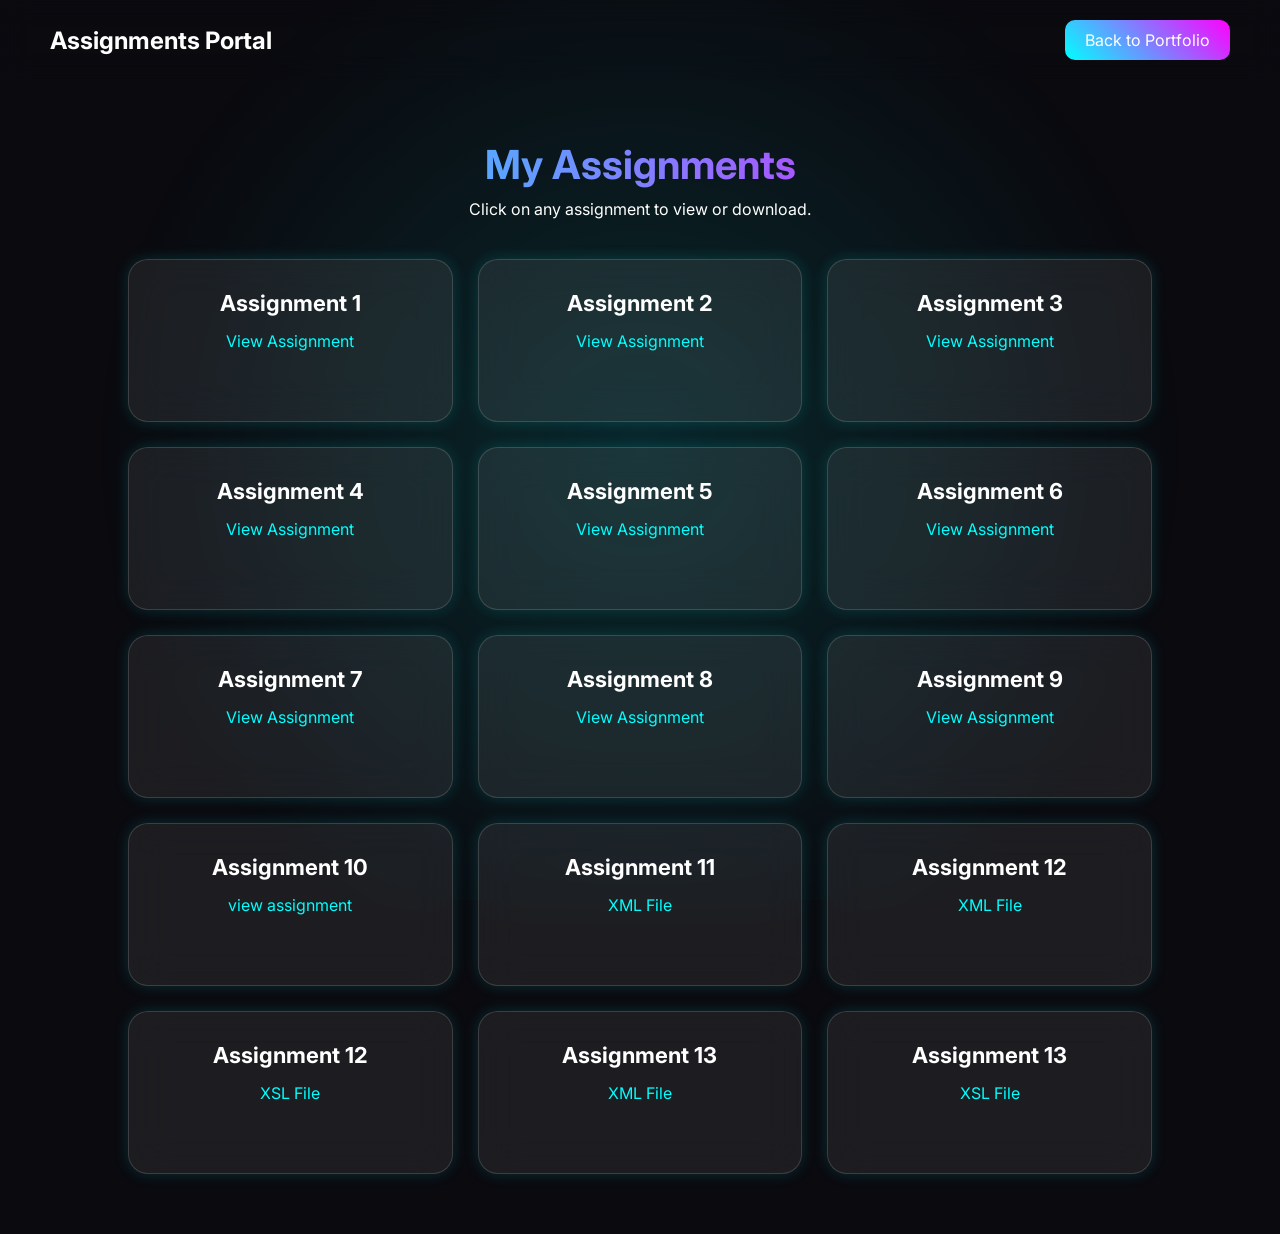
<file: index.html>
<!DOCTYPE html>
<html lang="en">
<head>
  <meta charset="UTF-8" />
  <meta name="viewport" content="width=device-width, initial-scale=1.0">
  <title>Assignments Portal</title>
  <link rel="stylesheet" href="style.css">
  <link rel="preconnect" href="https://fonts.googleapis.com">
  <link href="https://fonts.googleapis.com/css2?family=Inter:wght@400;500;600;700;800&display=swap" rel="stylesheet">
</head>
<body>

  <!-- Navbar -->
  <header>
    <nav class="navbar">
      <h2>Assignments Portal</h2>
      <a href="index.html" class="back-btn">Back to Portfolio</a>
    </nav>
  </header>

  <!-- Main Section -->
  <section class="assignment-section">
    <h1>My Assignments</h1>
    <p>Click on any assignment to view or download.</p>

    <div class="assignment-grid">

      <a href="https://magenta-mochi-abbbfb.netlify.app" target="_blank" class="assignment-card">
        <h3>Assignment 1</h3>
        <p>View Assignment</p>
      </a>

      <a href="https://magenta-mochi-abbbfb.netlify.app" target="_blank" class="assignment-card">
        <h3>Assignment 2</h3>
        <p>View Assignment</p>
      </a>

      <a href="https://preeminent-crisp-23a87d.netlify.app" target="_blank" class="assignment-card">
        <h3>Assignment 3</h3>
        <p>View Assignment</p>
      </a>

      <a href="https://scintillating-khapse-177a43.netlify.app" target="_blank" class="assignment-card">
        <h3>Assignment 4</h3>
        <p>View Assignment</p>
      </a>

      <a href="https://incredible-longma-a8a74f.netlify.app" target="_blank" class="assignment-card">
        <h3>Assignment 5</h3>
        <p>View Assignment</p>
      </a>

      <a href="https://quiet-dieffenbachia-c57eef.netlify.app" target="_blank" class="assignment-card">
        <h3>Assignment 6</h3>
        <p>View Assignment</p>
      </a>

      <a href="https://effervescent-panda-7ee0dd.netlify.app" target="_blank" class="assignment-card">
        <h3>Assignment 7</h3>
        <p>View Assignment</p>
      </a>

      <a href="https://prismatic-boba-dd1229.netlify.app" target="_blank" class="assignment-card">
        <h3>Assignment 8</h3>
        <p>View Assignment</p>
      </a>

      <a href="https://silly-platypus-619ba8.netlify.app" target="_blank" class="assignment-card">
        <h3>Assignment 9</h3>
        <p>View Assignment</p>
      </a>

      <!-- Assignment 10 -->
<a href="https://splendorous-horse-f7b8ea.netlify.app" target="_blank" class="assignment-card">
  <h3>Assignment 10</h3>
  <p>view assignment</p>
</a>


<!-- Assignment 11 -->
<a href="https://curious-arithmetic-c0d4e5.netlify.app" target="_blank" class="assignment-card">
  <h3>Assignment 11</h3>
  <p>XML File</p>
</a>

<!-- Assignment 12 -->
<a href="assignment12.xml" target="_blank" class="assignment-card">
  <h3>Assignment 12</h3>
  <p>XML File</p>
</a>

<a href="assignment12.xsl" target="_blank" class="assignment-card">
  <h3>Assignment 12</h3>
  <p>XSL File</p>
</a>

<!-- Assignment 13 -->
<a href="assignment13.xml" target="_blank" class="assignment-card">
  <h3>Assignment 13</h3>
  <p>XML File</p>
</a>

<a href="assignment13.xsl" target="_blank" class="assignment-card">
  <h3>Assignment 13</h3>
  <p>XSL File</p>
</a>

    </div>
  </section>

</body>
</html>
</file>
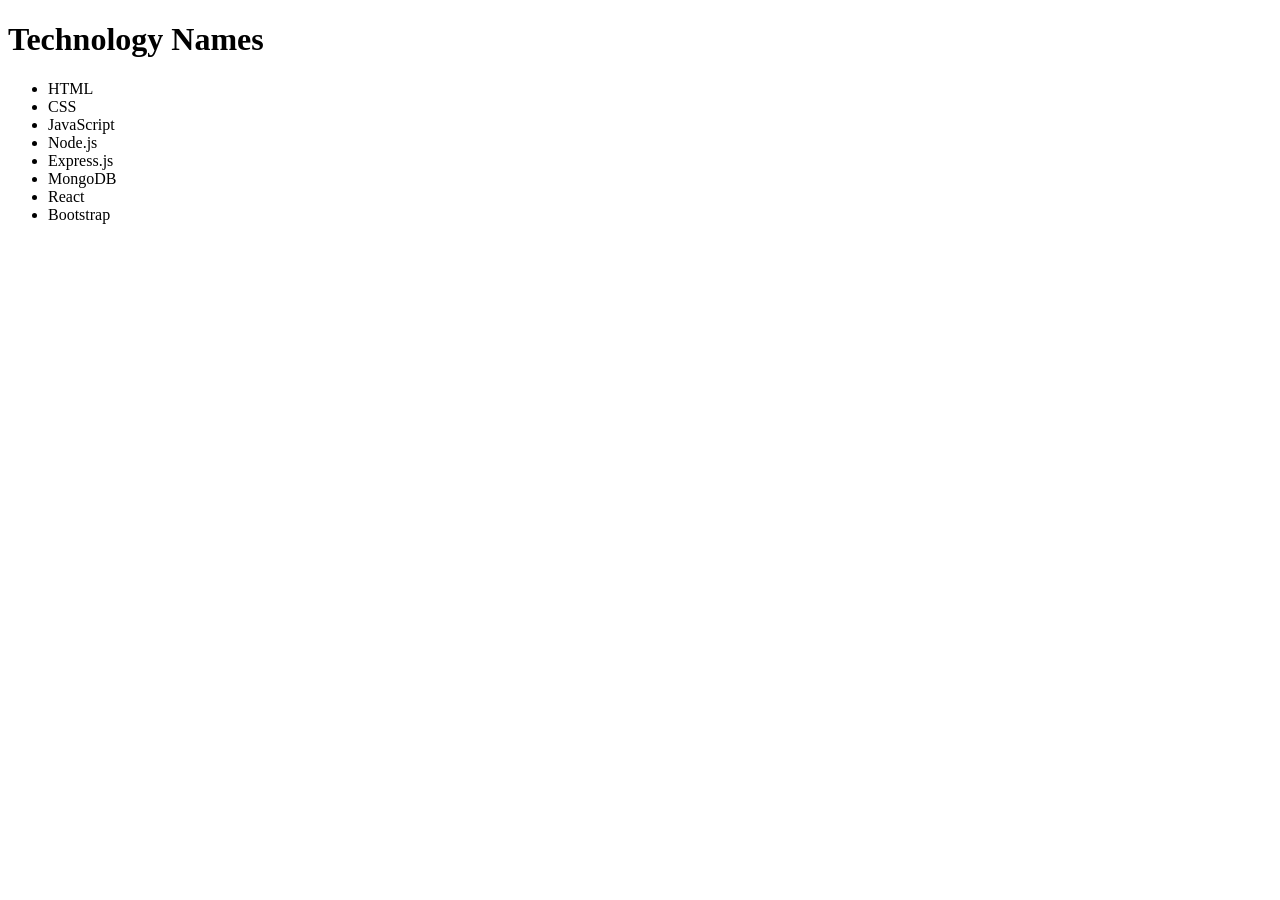
<file: assignment_no_1.html>
<!DOCTYPE html>
<html>
<head>
    <title>Technology Names</title>
</head>
<body>

    <h1>Technology Names</h1>

    <ul>
        <li>HTML</li>
        <li>CSS</li>
        <li>JavaScript</li>
        <li>Node.js</li>
        <li>Express.js</li>
        <li>MongoDB</li>
        <li>React</li>
        <li>Bootstrap</li>
    </ul>

</body>
</html>
</file>
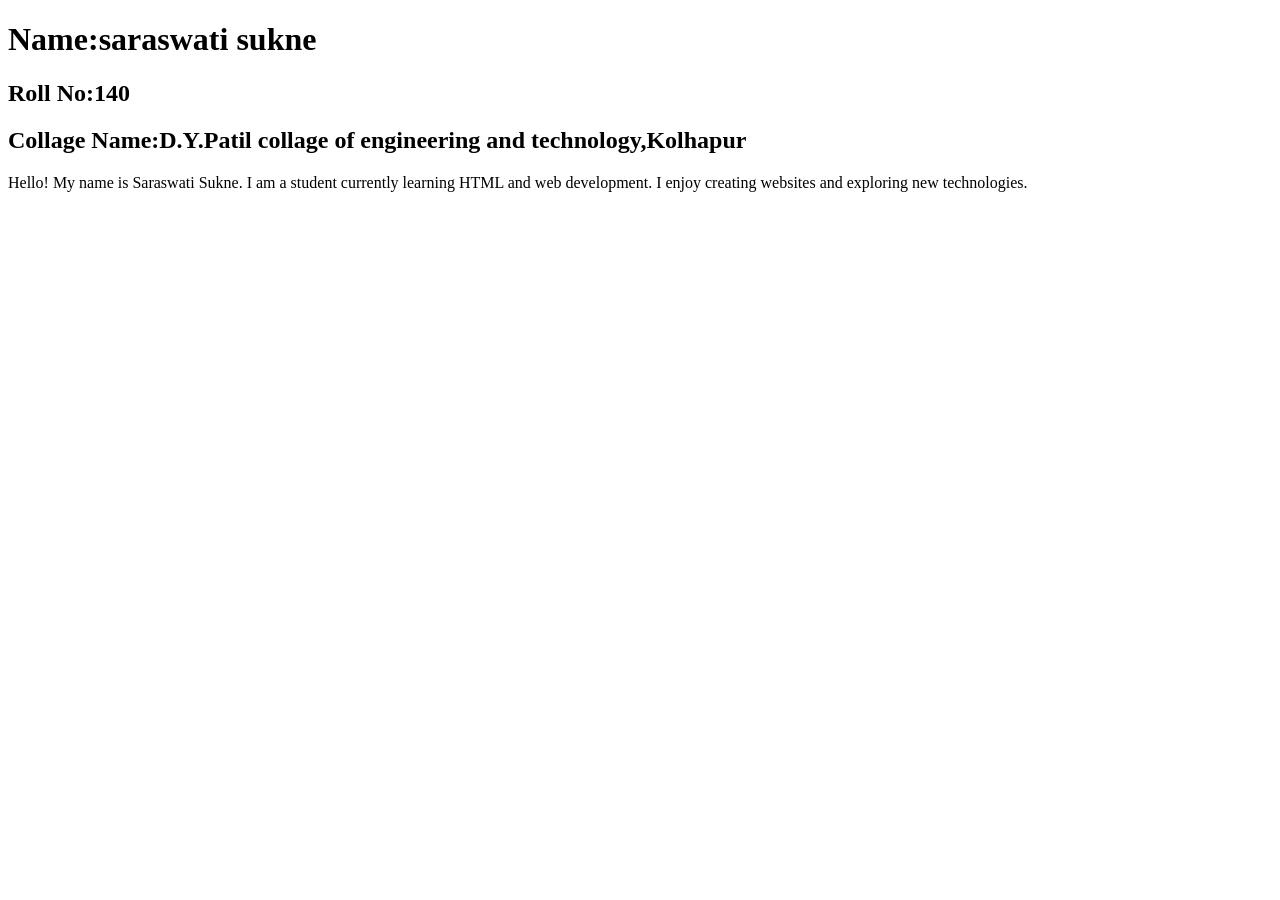
<file: assignment_no_2.html>
<!DOCTYPE html>
<html lang="en">
<head>
    <meta charset="UTF-8">
    <title>Introduction Page</title>
</head>
<body>

    <h1>Name:saraswati sukne</h1>
    <h2>Roll No:140</h2>
    <h2>Collage Name:D.Y.Patil collage of engineering and technology,Kolhapur</h2>
    <p>Hello! My name is Saraswati Sukne. I am a student currently learning HTML and web development. I enjoy creating websites and exploring new technologies.</p>

</body>
</html>
</file>
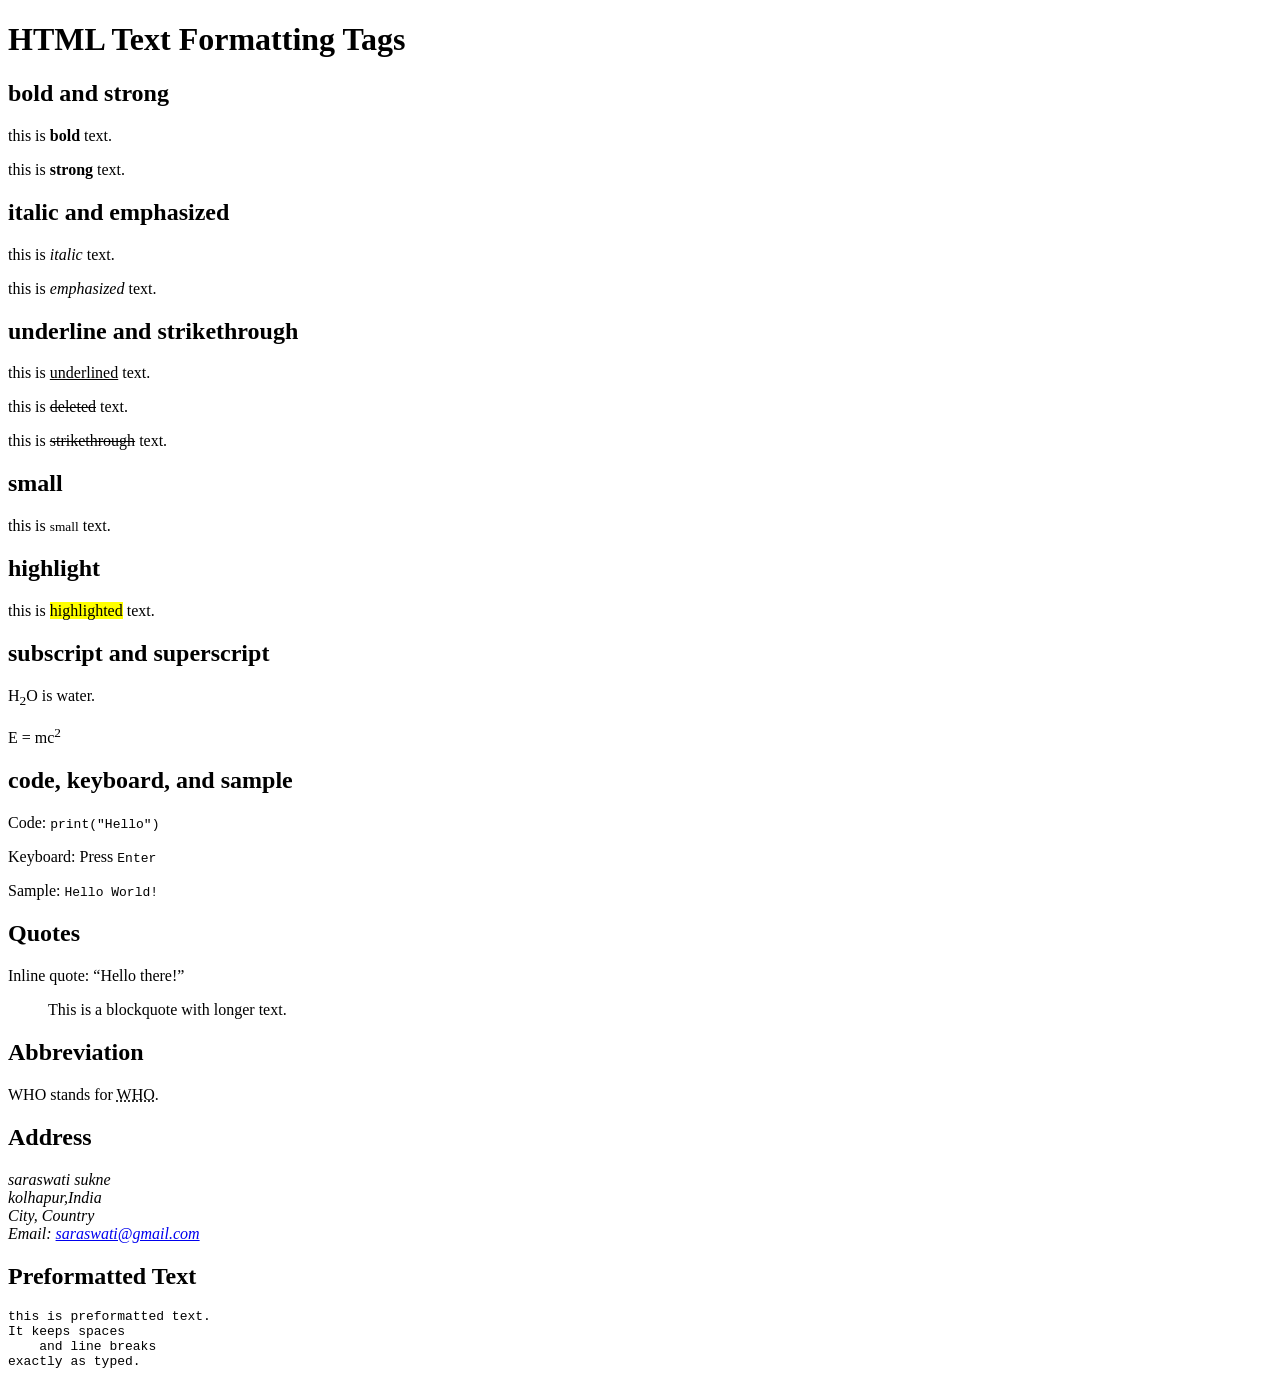
<file: assignment_no_3.html>
<!DOCTYPE html>
<html lang="en">
<head>
    <meta charset="UTF-8">
    <title>text formatting</title>
</head>
<body>

    <h1>HTML Text Formatting Tags</h1>

    <h2>bold and strong</h2>
    <p>this is <b>bold</b> text.</p>
    <p>this is <strong>strong</strong> text.</p>

    <h2>italic and emphasized</h2>
    <p>this is <i>italic</i> text.</p>
    <p>this is <em>emphasized</em> text.</p>

    <h2>underline and strikethrough</h2>
    <p>this is <u>underlined</u> text.</p>
    <p>this is <del>deleted</del> text.</p>
    <p>this is <s>strikethrough</s> text.</p>

    <h2>small </h2>
    <p>this is <small>small</small> text.</p>

    <h2>highlight</h2>
    <p>this is <mark>highlighted</mark> text.</p>

    <h2>subscript and superscript</h2>
    <p>H<sub>2</sub>O is water.</p>
    <p>E = mc<sup>2</sup></p>

    <h2>code, keyboard, and sample</h2>
    <p>Code: <code>print("Hello")</code></p>
    <p>Keyboard: Press <kbd>Enter</kbd></p>
    <p>Sample: <samp>Hello World!</samp></p>

    <h2>Quotes</h2>
    <p>Inline quote: <q>Hello there!</q></p>
    <blockquote>This is a blockquote with longer text.</blockquote>

    <h2>Abbreviation</h2>
    <p>WHO stands for <abbr title="World Health Organization">WHO</abbr>.</p>

    <h2>Address</h2>
    <address>
        saraswati sukne<br>
        kolhapur,India<br>
        City, Country<br>
        Email: <a href="mailto:john@example.com">saraswati@gmail.com</a>
    </address>

    <h2>Preformatted Text</h2>
    <pre>
this is preformatted text.
It keeps spaces
    and line breaks
exactly as typed.
    </pre>

</body>
</html>
</file>
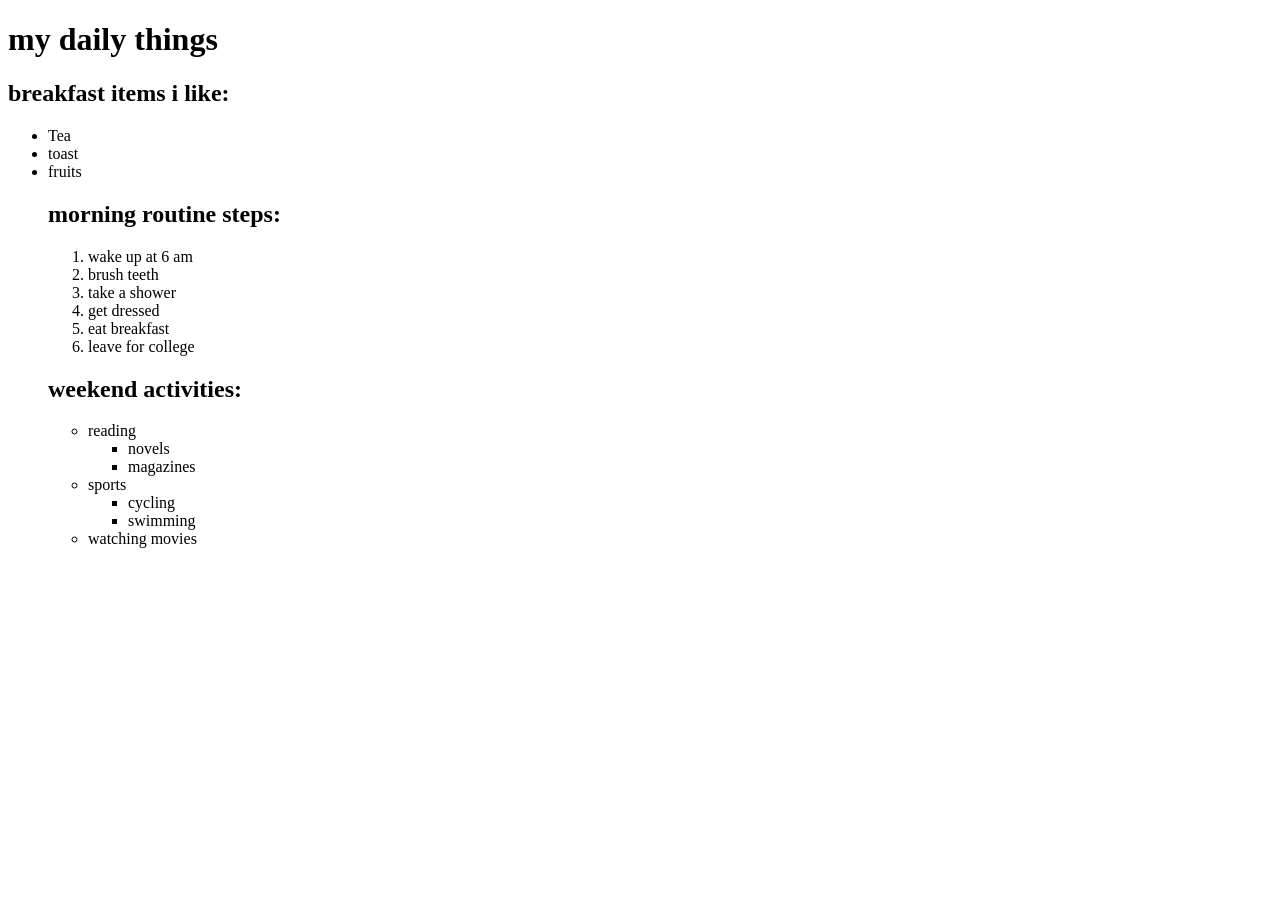
<file: assignment_no_4.html>
<!DOCTYPE html>
<html lang="en">
<head>
    <meta charset="UTF-8">
    <meta name="viewport" content="width=device-width, initial-scale=1.0">
    <title>my daily things</title>
</head>
<body>

    <h1>my daily things</h1>

    <h2>breakfast items i like:</h2>
    <ul>
        <li>Tea</li>
        <li>toast</li>
        <li>fruits</li>
    <h2>morning routine steps:</h2>
    <ol>
        <li>wake up at 6 am</li>
        <li>brush teeth</li>
        <li>take a shower</li>
        <li>get dressed</li>
        <li>eat breakfast</li>
        <li>leave for college</li>
    </ol>

    <h2>weekend activities:</h2>
    <ul>
        <li>reading
            <ul>
                <li>novels</li>
                <li>magazines</li>
            </ul>
        </li>
        <li>sports
            <ul>
                <li>cycling</li>
                <li>swimming</li>
            </ul>
        </li>
        <li>watching movies</li>
    </ul>

</body>
</html>
</file>
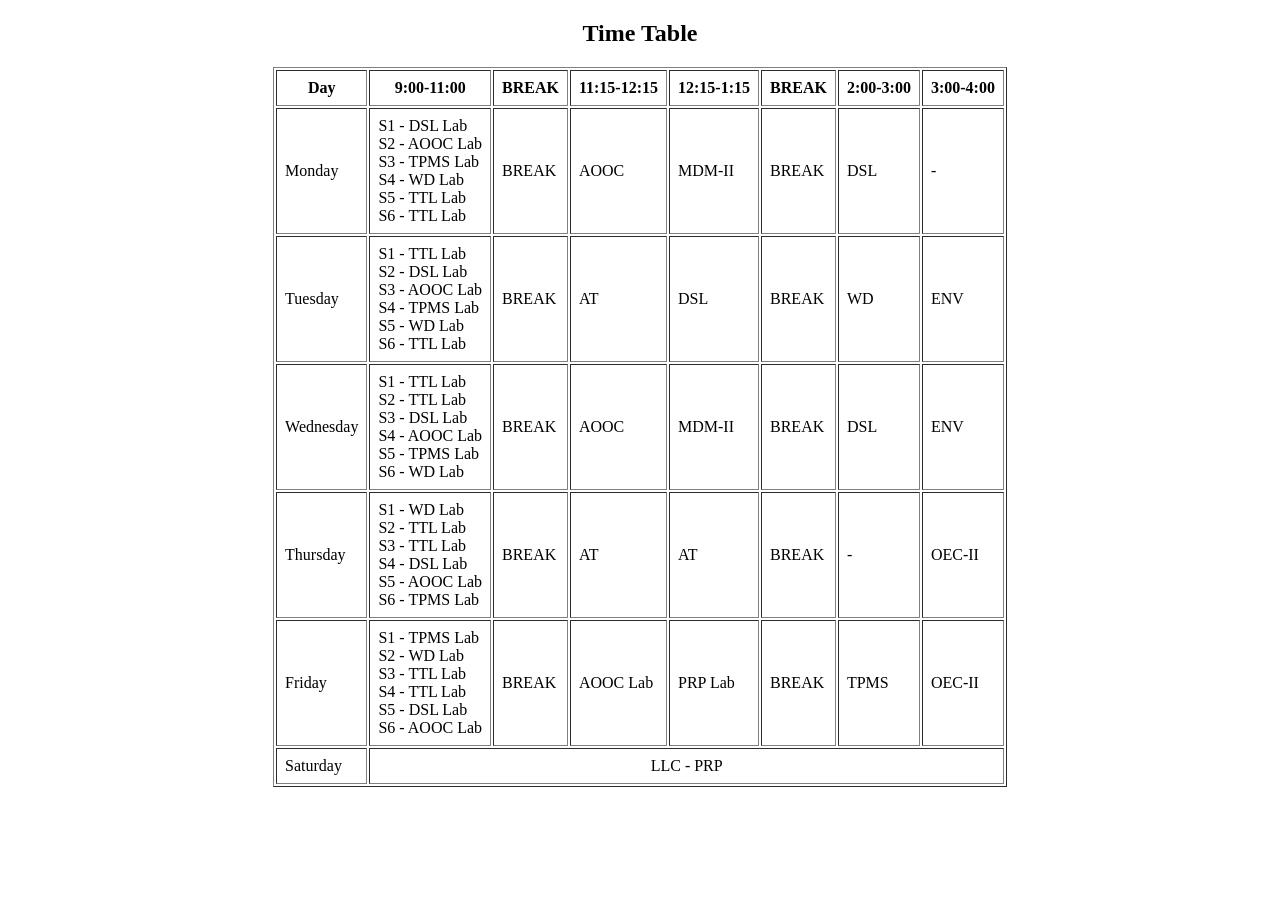
<file: assignment_no_8.html>
<!DOCTYPE html>
<html>
<head>
<title>Time Table</title>
</head>

<body>

<h2 align="center">Time Table</h2>

<table border="1" align="center" cellpadding="8">

<tr>
<th>Day</th>
<th>9:00-11:00</th>
<th>BREAK</th>
<th>11:15-12:15</th>
<th>12:15-1:15</th>
<th>BREAK</th>
<th>2:00-3:00</th>
<th>3:00-4:00</th>
</tr>

<tr>
<td>Monday</td>

<td>
S1 - DSL Lab<br>
S2 - AOOC Lab<br>
S3 - TPMS Lab<br>
S4 - WD Lab<br>
S5 - TTL Lab<br>
S6 - TTL Lab
</td>

<td>BREAK</td>

<td>AOOC</td>
<td>MDM-II</td>

<td>BREAK</td>

<td>DSL</td>
<td>-</td>

</tr>

<tr>
<td>Tuesday</td>

<td>
S1 - TTL Lab<br>
S2 - DSL Lab<br>
S3 - AOOC Lab<br>
S4 - TPMS Lab<br>
S5 - WD Lab<br>
S6 - TTL Lab
</td>

<td>BREAK</td>

<td>AT</td>
<td>DSL</td>

<td>BREAK</td>

<td>WD</td>
<td>ENV</td>

</tr>

<tr>
<td>Wednesday</td>

<td>
S1 - TTL Lab<br>
S2 - TTL Lab<br>
S3 - DSL Lab<br>
S4 - AOOC Lab<br>
S5 - TPMS Lab<br>
S6 - WD Lab
</td>

<td>BREAK</td>

<td>AOOC</td>
<td>MDM-II</td>

<td>BREAK</td>

<td>DSL</td>
<td>ENV</td>

</tr>

<tr>
<td>Thursday</td>

<td>
S1 - WD Lab<br>
S2 - TTL Lab<br>
S3 - TTL Lab<br>
S4 - DSL Lab<br>
S5 - AOOC Lab<br>
S6 - TPMS Lab
</td>

<td>BREAK</td>

<td>AT</td>
<td>AT</td>

<td>BREAK</td>

<td>-</td>
<td>OEC-II</td>

</tr>

<tr>
<td>Friday</td>

<td>
S1 - TPMS Lab<br>
S2 - WD Lab<br>
S3 - TTL Lab<br>
S4 - TTL Lab<br>
S5 - DSL Lab<br>
S6 - AOOC Lab
</td>

<td>BREAK</td>

<td>AOOC Lab</td>
<td>PRP Lab</td>

<td>BREAK</td>

<td>TPMS</td>
<td>OEC-II</td>

</tr>

<tr>
<td>Saturday</td>
<td colspan="7" align="center">LLC - PRP</td>
</tr>

</table>

</body>
</html>
</file>
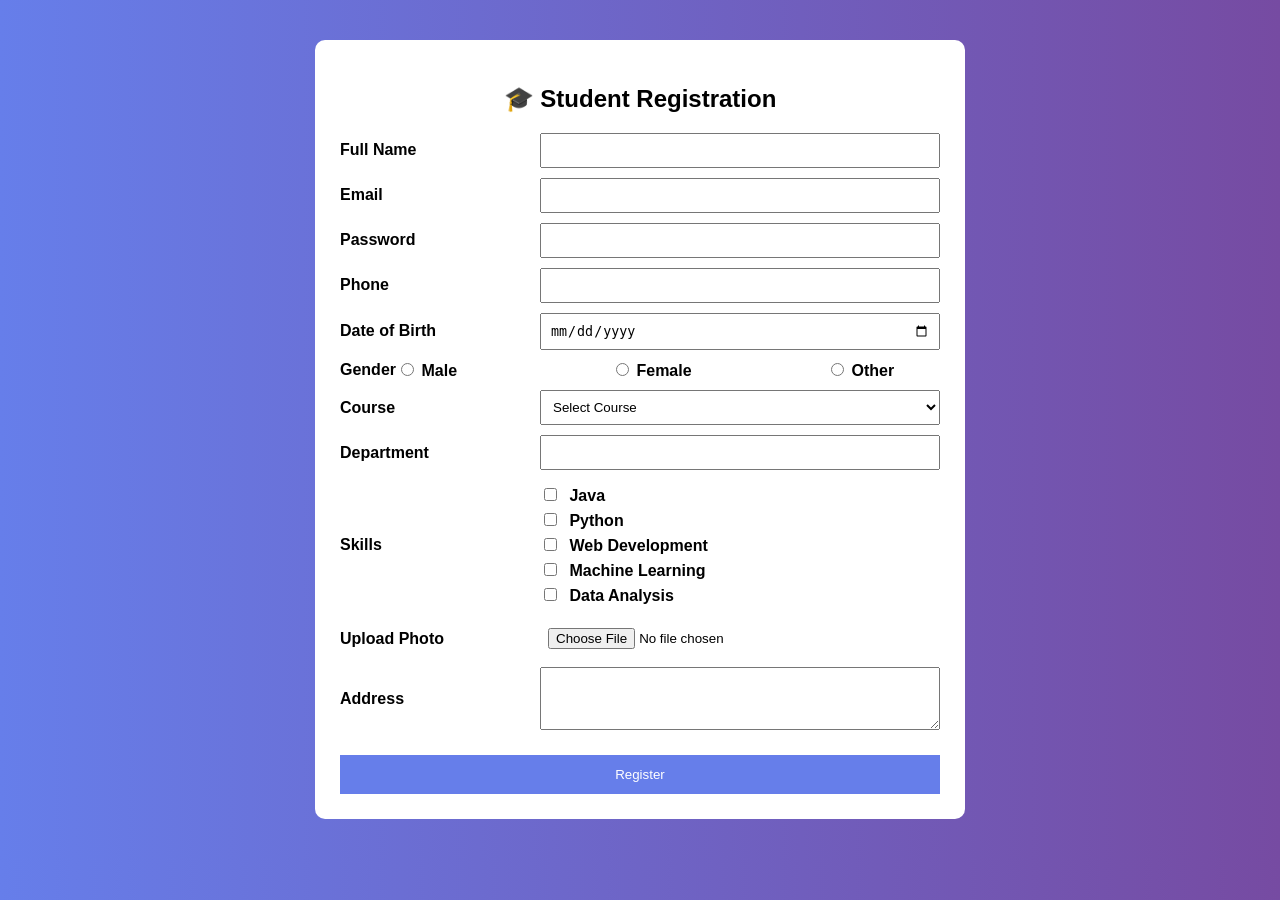
<file: assignment_no_9.html>
<!DOCTYPE html>
<html lang="en">
<head>
<meta charset="UTF-8">
<title>Student Registration</title>

<style>
body {
    font-family: Arial;
    background: linear-gradient(to right, #667eea, #764ba2);
}
.container {
    width: 600px;
    margin: 40px auto;
    background: white;
    padding: 25px;
    border-radius: 10px;
}

h2 {
    text-align: center;
}
.form-group {
    display: flex;
    align-items: center;
    margin: 10px 0;
}

.form-group label {
    width: 200px;
    font-weight: bold;
}

.form-group input,
.form-group select,
.form-group textarea {
    flex: 1;
    padding: 8px;
}
.gender {
    display: flex;
    gap: 15px;
}

.skills label {
    display: block;
    margin: 5px 0;
}

.skills input {
    margin-right: 8px;
}

button {
    width: 100%;
    padding: 12px;
    background: #667eea;
    color: white;
    border: none;
    margin-top: 15px;
    cursor: pointer;
}


.success {
    display: none;
    text-align: center;
    padding: 40px;
}

.success h1 {
    color: green;
}
</style>

</head>

<body>

<div class="container" id="formBox">
<h2>🎓 Student Registration</h2>

<form onsubmit="showSuccess(); return false;">

<div class="form-group">
<label>Full Name</label>
<input type="text" required>
</div>

<div class="form-group">
<label>Email</label>
<input type="email" required>
</div>

<div class="form-group">
<label>Password</label>
<input type="password" required>
</div>

<div class="form-group">
<label>Phone</label>
<input type="tel" pattern="[0-9]{10}" required>
</div>

<div class="form-group">
<label>Date of Birth</label>
<input type="date" required>
</div>

<div class="form-group">
<label>Gender</label>
<div class="gender">
    <label><input type="radio" name="g"> Male</label>
    <label><input type="radio" name="g"> Female</label>
    <label><input type="radio" name="g"> Other</label>
</div>
</div>

<div class="form-group">
<label>Course</label>
<select required>
    <option value="">Select Course</option>
    <option>B.Tech</option>
    <option>BCA</option>
    <option>BBA</option>
    <option>BSc</option>
    <option>MCA</option>
</select>
</div>

<div class="form-group">
<label>Department</label>
<input list="dept">
<datalist id="dept">
    <option value="Computer Science">
    <option value="Information Technology">
    <option value="Electronics">
    <option value="Mechanical">
    <option value="Civil">
    <option value="AIML">
    <option value="Data Science">
</datalist>
</div>

<div class="form-group">
<label>Skills</label>
<div class="skills">
    <label><input type="checkbox"> Java</label>
    <label><input type="checkbox"> Python</label>
    <label><input type="checkbox"> Web Development</label>
    <label><input type="checkbox"> Machine Learning</label>
    <label><input type="checkbox"> Data Analysis</label>
</div>
</div>

<div class="form-group">
<label>Upload Photo</label>
<input type="file">
</div>

<div class="form-group">
<label>Address</label>
<textarea rows="3"></textarea>
</div>

<button type="submit">Register</button>

</form>
</div>

<!-- SUCCESS MESSAGE -->
<div class="container success" id="successBox">
    <h1>✅ Registration Successful!</h1>
    <p>Your form has been submitted successfully.</p>
</div>

<script>
function showSuccess() {
    document.getElementById("formBox").style.display = "none";
    document.getElementById("successBox").style.display = "block";
}
</script>

</body>
</html>
</file>
<file: style.css>
*{
  margin:0;
  padding:0;
  box-sizing:border-box;
}

body{
  font-family:'Inter',sans-serif;
  background:#0a0a0f;
  color:white;
  min-height:100vh;
}

/* Background Glow */
body::before{
  content:"";
  position:fixed;
  width:100%;
  height:100%;
  background:radial-gradient(circle,rgba(0,255,255,.12),transparent 70%);
  z-index:-1;
}

/* Navbar */
.navbar{
  display:flex;
  justify-content:space-between;
  align-items:center;
  padding:20px 50px;
  backdrop-filter:blur(15px);
}

.back-btn{
  text-decoration:none;
  color:white;
  padding:10px 20px;
  border-radius:10px;
  background:linear-gradient(45deg,#00ffff,#ff00ff);
  transition:.3s;
}

.back-btn:hover{
  transform:scale(1.05);
}

/* Section */
.assignment-section{
  padding:60px 10%;
  text-align:center;
}

.assignment-section h1{
  font-size:40px;
  margin-bottom:10px;
  background:linear-gradient(90deg,#00ffff,#ff00ff);
  -webkit-background-clip:text;
  color:transparent;
}

.assignment-section p{
  margin-bottom:40px;
}

/* Grid */
.assignment-grid{
  display:grid;
  grid-template-columns:repeat(auto-fit,minmax(250px,1fr));
  gap:25px;
}

/* Cards */
.assignment-card{
  text-decoration:none;
  color:white;
  padding:30px;
  border-radius:20px;
  background:rgba(255,255,255,.08);
  backdrop-filter:blur(20px);
  border:1px solid rgba(255,255,255,.15);
  transition:.4s;
  box-shadow:0 0 15px rgba(0,255,255,.15);
}

.assignment-card:hover{
  transform:translateY(-8px) scale(1.03);
  box-shadow:0 0 25px rgba(0,255,255,.4);
}

.assignment-card h3{
  margin-bottom:15px;
  font-size:22px;
}

.assignment-card p{
  color:#00ffff;
}

/* Responsive */
@media(max-width:768px){
  .navbar{
    flex-direction:column;
    gap:15px;
  }

  .assignment-section h1{
    font-size:30px;
  }
}
</file>
